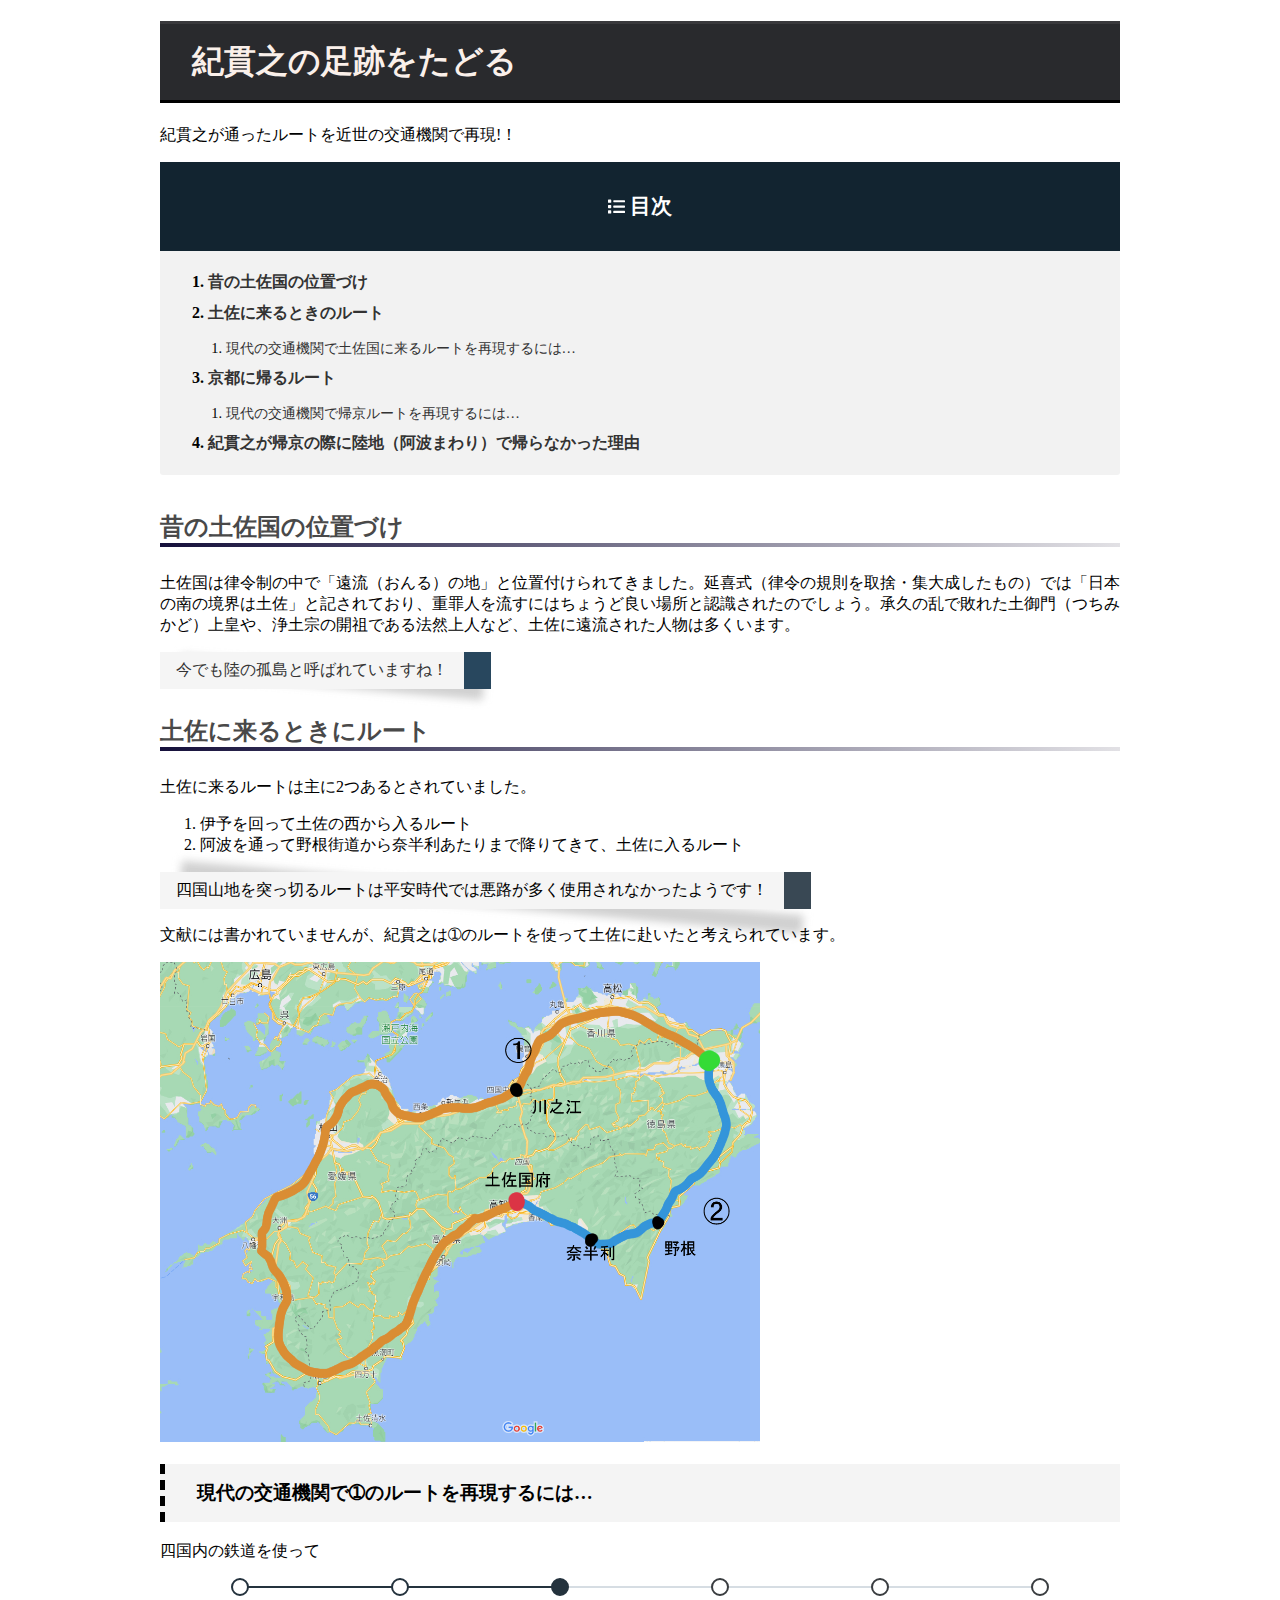
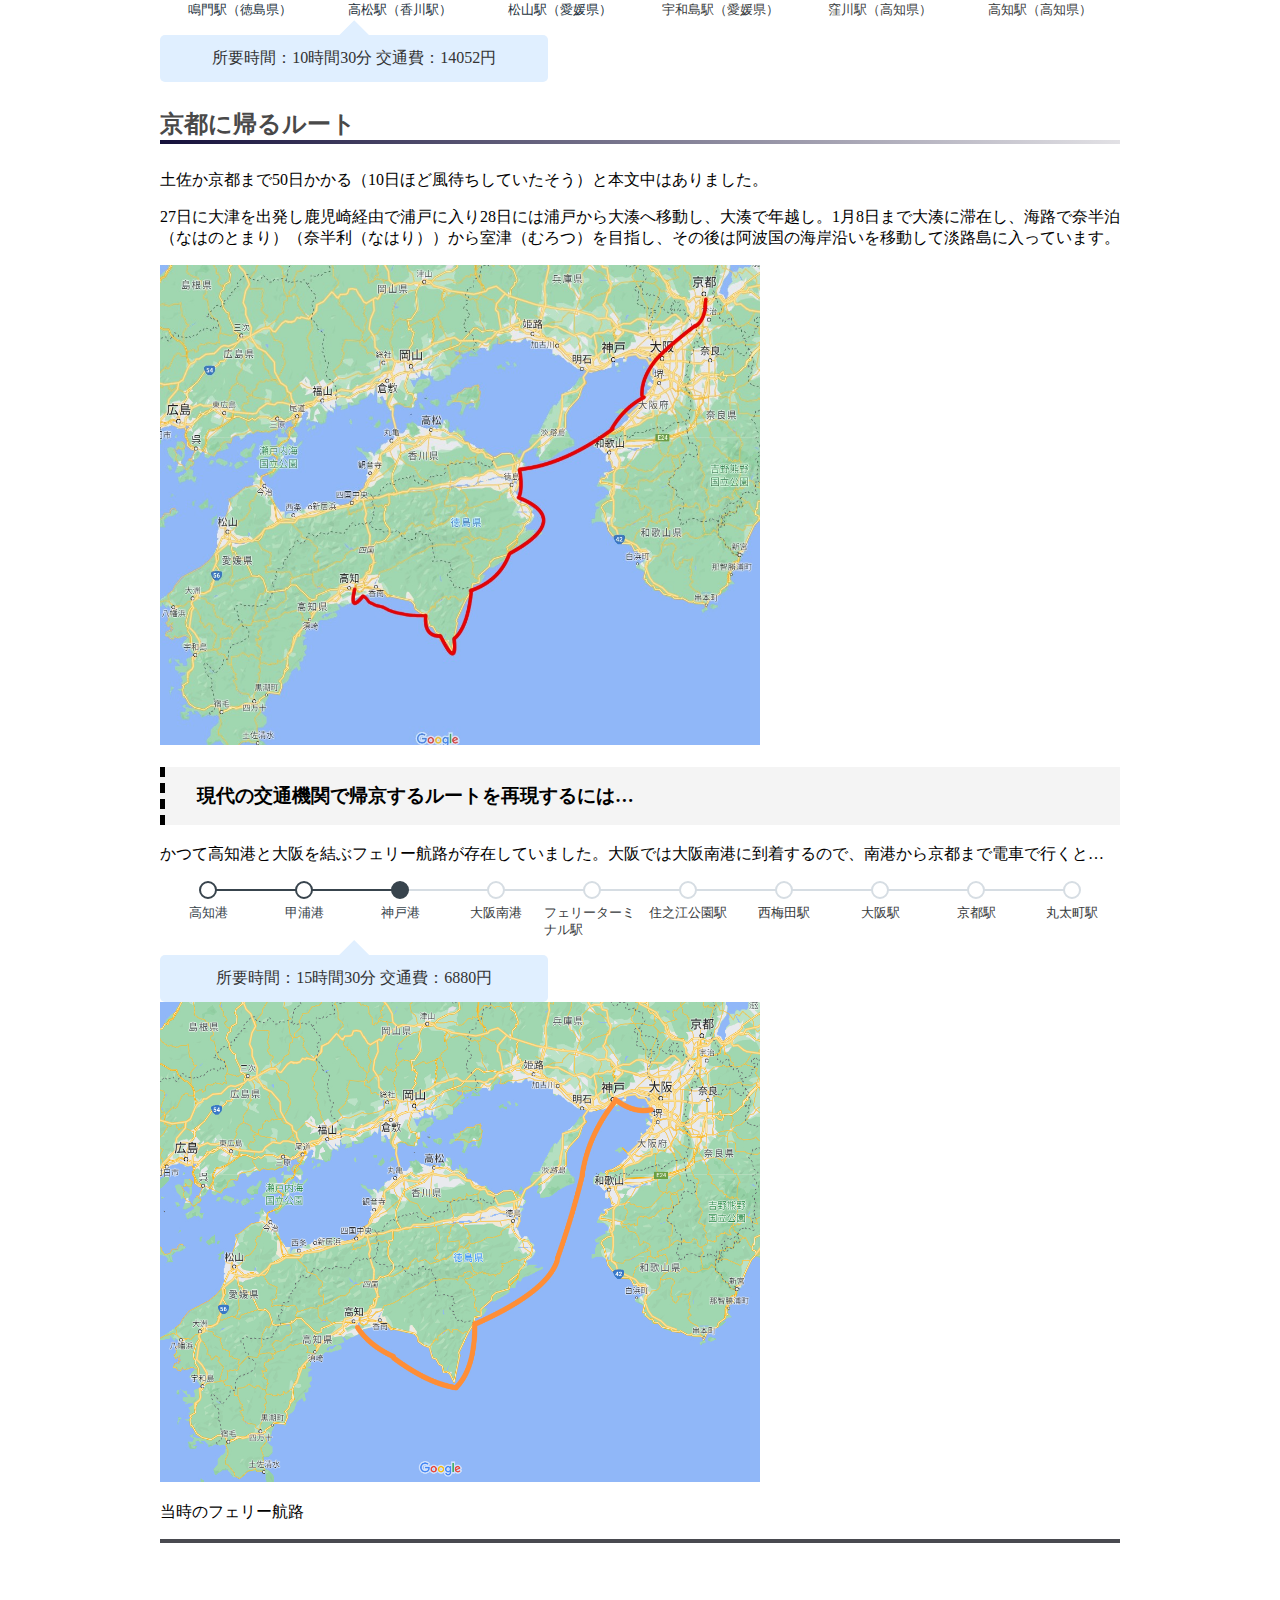
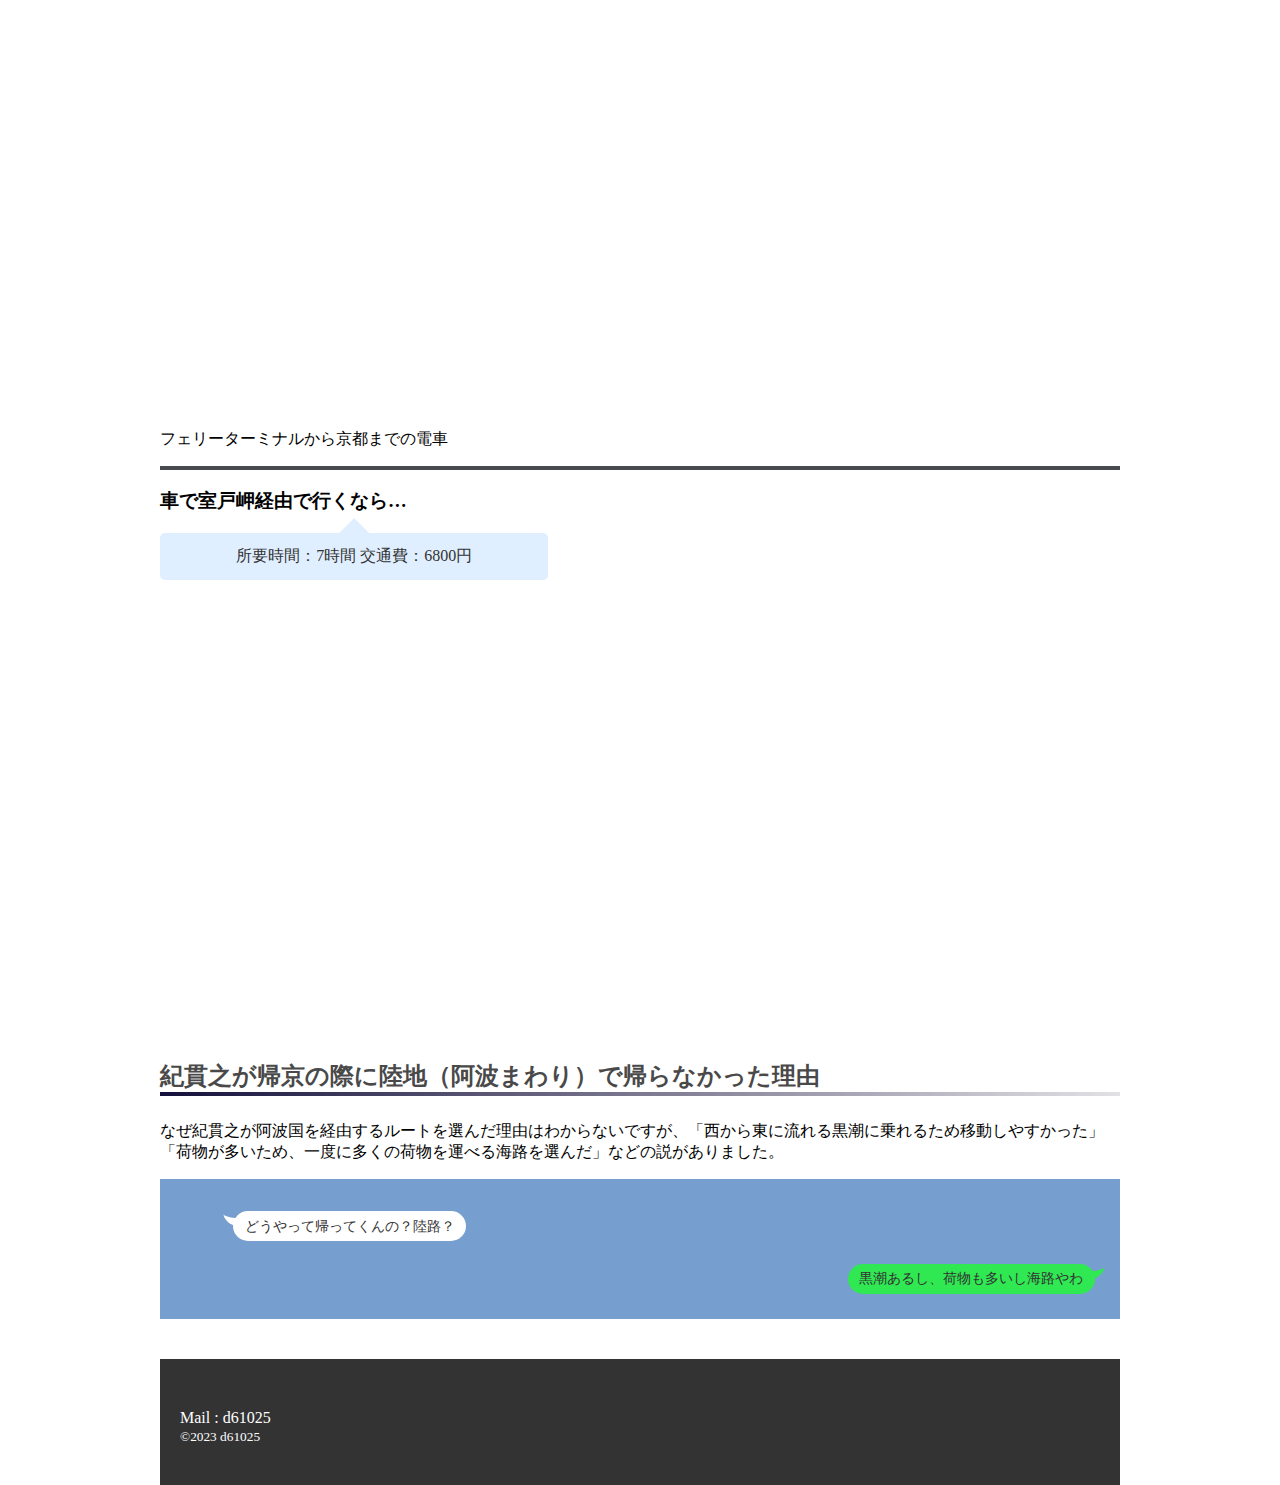
<file: index.html>
<!-- googleドライブでは.htmlファイルは見れないので、ダウンロードして各自でファイルアプリで開いてください。 -->
<!DOCTYPE html>
<html lang="ja">    
    <head>	
        <meta charset="utf-8">
        <title>紀貫之</title>
        <meta name="description" content="紀貫之の足跡をたどる">
        <link rel="stylesheet" href="https://fonts.googleapis.com/css2?family=Material+Symbols+Outlined:opsz,wght,FILL,GRAD@20..48,100..700,0..1,-50..200" />
        <link rel="stylesheet" href="kino.css">
    </head>
    <header>
        <div class="title"><h1>紀貫之の足跡をたどる</h1></div>
    </header>
    <body>
        <p>紀貫之が通ったルートを近世の交通機関で再現!！</p>
        <div class="toc-005">
        <div>
            <h3>目次</h3>
        </div>
            <ol>
                <li><a href="#tosa">昔の土佐国の位置づけ</a></li>
                <li><a href="#come">土佐に来るときのルート</a></li>    
                <ol>
                    <li><a href="#gen_come">現代の交通機関で土佐国に来るルートを再現するには…</a></li>
                </ol>
                <li><a href="#go_home">京都に帰るルート</a></li>
                <ol>
                    <li><a href="#gen_go">現代の交通機関で帰京ルートを再現するには…</a></li>
                </ol>
                <li><a href="#why">紀貫之が帰京の際に陸地（阿波まわり）で帰らなかった理由</a></li>
            </ol>
        </div>
        
        <h2  id="tosa">昔の土佐国の位置づけ</h2>
        <p>土佐国は律令制の中で「遠流（おんる）の地」と位置付けられてきました。延喜式（律令の規則を取捨・集大成したもの）では「日本の南の境界は土佐」と記されており、重罪人を流すにはちょうど良い場所と認識されたのでしょう。承久の乱で敗れた土御門（つちみかど）上皇や、浄土宗の開祖である法然上人など、土佐に遠流された人物は多くいます。</p>
        <div class="fusen-002">今でも陸の孤島と呼ばれていますね！</div>
        <h2  id="come">土佐に来るときにルート</h2>
            <p>土佐に来るルートは主に2つあるとされていました。</p>
            <ol>
                <li>伊予を回って土佐の西から入るルート</li>
                <li>阿波を通って野根街道から奈半利あたりまで降りてきて、土佐に入るルート</li>
            </ol>
            <div class="fusen-sanchi">四国山地を突っ切るルートは平安時代では悪路が多く使用されなかったようです！</div>
            <p>文献には書かれていませんが、紀貫之は➀のルートを使って土佐に赴いたと考えられています。</p>
            <img src="kino_img/shikoku2.jpg" width="600" height="480" alt="紀貫之が土佐国に来たルート">

        <h3 class="gen_come"id="gen_come">現代の交通機関で➀のルートを再現するには…</h3>
            <p>四国内の鉄道を使って</p>

            <ol class="timeline-003">
                <li class="prev">鳴門駅（徳島県）</li>
                <li class="prev">高松駅（香川駅）</li>
                <li class="current">松山駅（愛媛県）</li>
                <li>宇和島駅（愛媛県）</li>
                <li>窪川駅（高知県）</li>
                <li>高知駅（高知県）</li>
            </ol>
            <div class="balloon-002">
                所要時間：10時間30分&nbsp;交通費：14052円
            </div>

        <h2 id="go_home">京都に帰るルート</h2>
            <p>土佐か京都まで50日かかる（10日ほど風待ちしていたそう）と本文中はありました。</p>
            <p>27日に大津を出発し鹿児崎経由で浦戸に入り28日には浦戸から大湊へ移動し、大湊で年越し。1月8日まで大湊に滞在し、海路で奈半泊（なはのとまり）（奈半利（なはり））から室津（むろつ）を目指し、その後は阿波国の海岸沿いを移動して淡路島に入っています。</p>
            <img src="kino_img/kaeru.jpg" width="600" height="480" alt="紀貫之が京に帰るルート">

        <h3 class="gen_go" id="gen_go">現代の交通機関で帰京するルートを再現するには…</h3>
        <p>かつて高知港と大阪を結ぶフェリー航路が存在していました。大阪では大阪南港に到着するので、南港から京都まで電車で行くと…</p>
        <ol class="timeline-train">
            <li class="prev">高知港</li>
            <li class="prev">甲浦港</li>
            <li class="current">神戸港</li>
            <li>大阪南港</li>
            <li>フェリーターミナル駅</li>
            <li>住之江公園駅</li>
            <li>西梅田駅</li>
            <li>大阪駅</li>
            <li>京都駅</li>
            <li>丸太町駅</li>
        </ol>    
            <div class="balloon-train">
                所要時間：15時間30分&nbsp;交通費：6880円
            </div>
                <img src="kino_img/kouro.jpg" width="600" height="480" alt="当時のフェリー航路">
                <p>当時のフェリー航路</p>
                <p class="box"></p>
                <iframe src="https://www.google.com/maps/embed?pb=!1m28!1m12!1m3!1d209639.17028781556!2d135.58752844999998!3d34.81570129999999!2m3!1f0!2f0!3f0!3m2!1i1024!2i768!4f13.1!4m13!3e3!4m5!1s0x6000e81f0d89cf1b%3A0x698a48eeec8d8f88!2z5aSn6Ziq5Y2X5riv!3m2!1d34.619701899999995!2d135.43251329999998!4m5!1s0x600108652e05500d%3A0xbb9ad3d40026f822!2z5Lqs6YO95LuZ5rSeIOW-oeaJgOOAgeOAkjYwMi0wODgxIOS6rOmDveW6nOS6rOmDveW4guS4iuS6rOWMuuS6rOmDveW-oeiLke-8kueVquWcsA!3m2!1d35.0223399!2d135.7651343!5e0!3m2!1sja!2sjp!4v1688539788258!5m2!1sja!2sjp" width="600" height="450" style="border:0;" allowfullscreen="" loading="lazy" referrerpolicy="no-referrer-when-downgrade"></iframe>
                <p>フェリーターミナルから京都までの電車</p>
                <p class="box"></p>
                <h3 classs="small">車で室戸岬経由で行くなら…</h3>
            <div class="balloon-car">
                所要時間：7時間&nbsp;交通費：6800円
            </div>
            <!-- 下のgooglemapのlinkはdivで囲ってdivごと中央寄せする -->
            <iframe src="https://www.google.com/maps/embed?pb=!1m34!1m12!1m3!1d1690561.2905992295!2d134.70832395000005!3d34.14947549999999!2m3!1f0!2f0!3f0!3m2!1i1024!2i768!4f13.1!4m19!3e0!4m5!1s0x3551fd4554e5944f%3A0x5cdce960f0d2c27a!2z6auY55-l55yM5Y2X5Zu95biC5q-U5rGfIOWbveWPuOmkqOi3oSjntIDosqvkuYvpgrjot6Ep!3m2!1d33.603034!2d133.647311!4m5!1s0x354d89595181108f%3A0xeb93c611cf728ebd!2z5a6k5oi45bKs55S644CB44CSNzgxLTcxMDEg6auY55-l55yM5a6k5oi45biC!3m2!1d33.277661699999996!2d134.16728039999998!4m5!1s0x600108652e05500d%3A0xbb9ad3d40026f822!2z5Lqs6YO95LuZ5rSeIOW-oeaJgOOAgeOAkjYwMi0wODgxIOS6rOmDveW6nOS6rOmDveW4guS4iuS6rOWMuuS6rOmDveW-oeiLke-8kueVquWcsA!3m2!1d35.0223399!2d135.7651343!5e0!3m2!1sja!2sjp!4v1688485269228!5m2!1sja!2sjp" width="600" height="450" style="border:0;" allowfullscreen="" loading="lazy" referrerpolicy="no-referrer-when-downgrade"></iframe>
        
        <h2 id="why">紀貫之が帰京の際に陸地（阿波まわり）で帰らなかった理由</h2>
            <p>なぜ紀貫之が阿波国を経由するルートを選んだ理由はわからないですが、「西から東に流れる黒潮に乗れるため移動しやすかった」「荷物が多いため、一度に多くの荷物を運べる海路を選んだ」などの説がありました。</p>
            <div class="balloon-012">
                <div class="balloon-012__section">
                    <img class="balloon-012__img" src="kino_img/ringicon.png" alt="" width="45" height="45"
                        loading="lazy" decoding="async"/>
                    <p class="balloon-012__p left">どうやって帰ってくんの？陸路？</p>
                </div>
                <div class="balloon-012__section">
                    <p class="balloon-012__p right">黒潮あるし、荷物も多いし海路やわ</p>
                </div>
            </div>
    </body>
    <footer id="footer">
        <section class="primary">
            <p class="logo"><a href="#"></p>
            <p class="address">
                Mail : d61025<br>
                <small>&copy;2023&nbsp;d61025
                </small>
            </p>    
        </section>
    </footer>
</html>
</file>
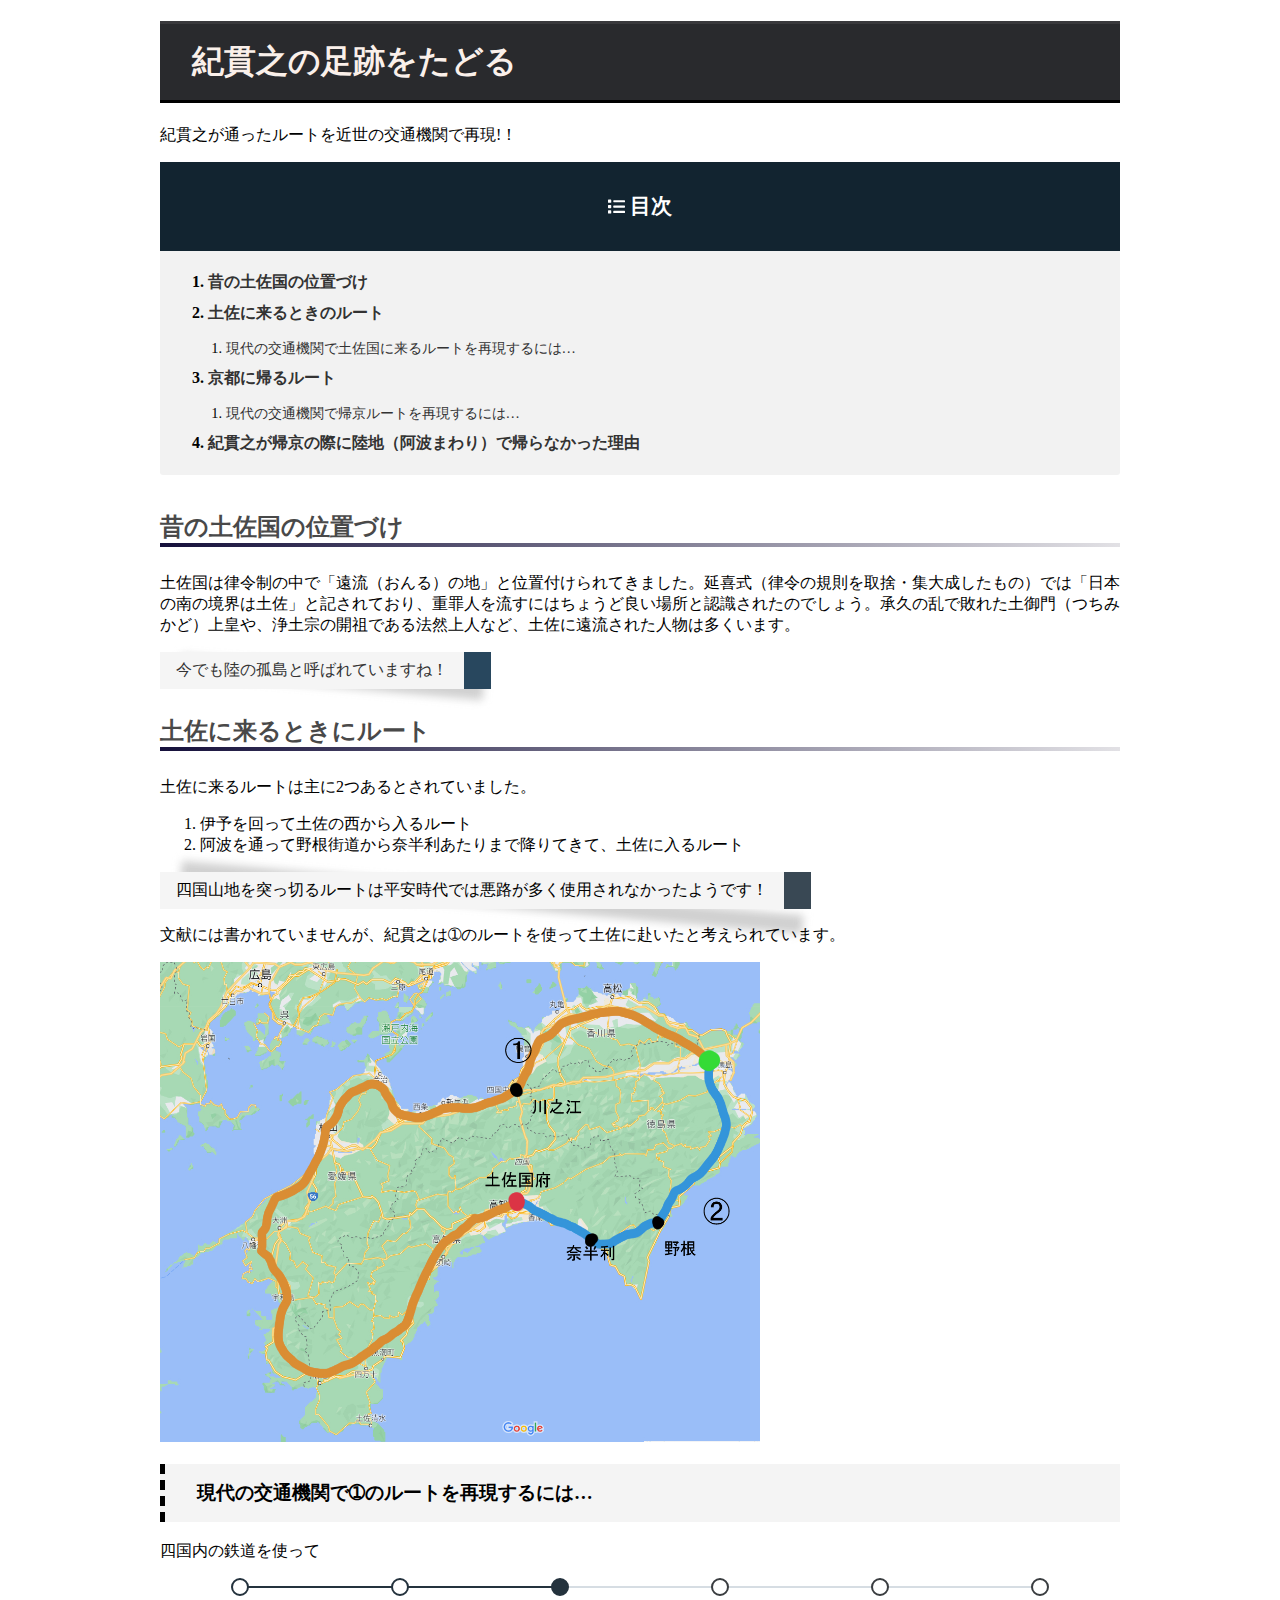
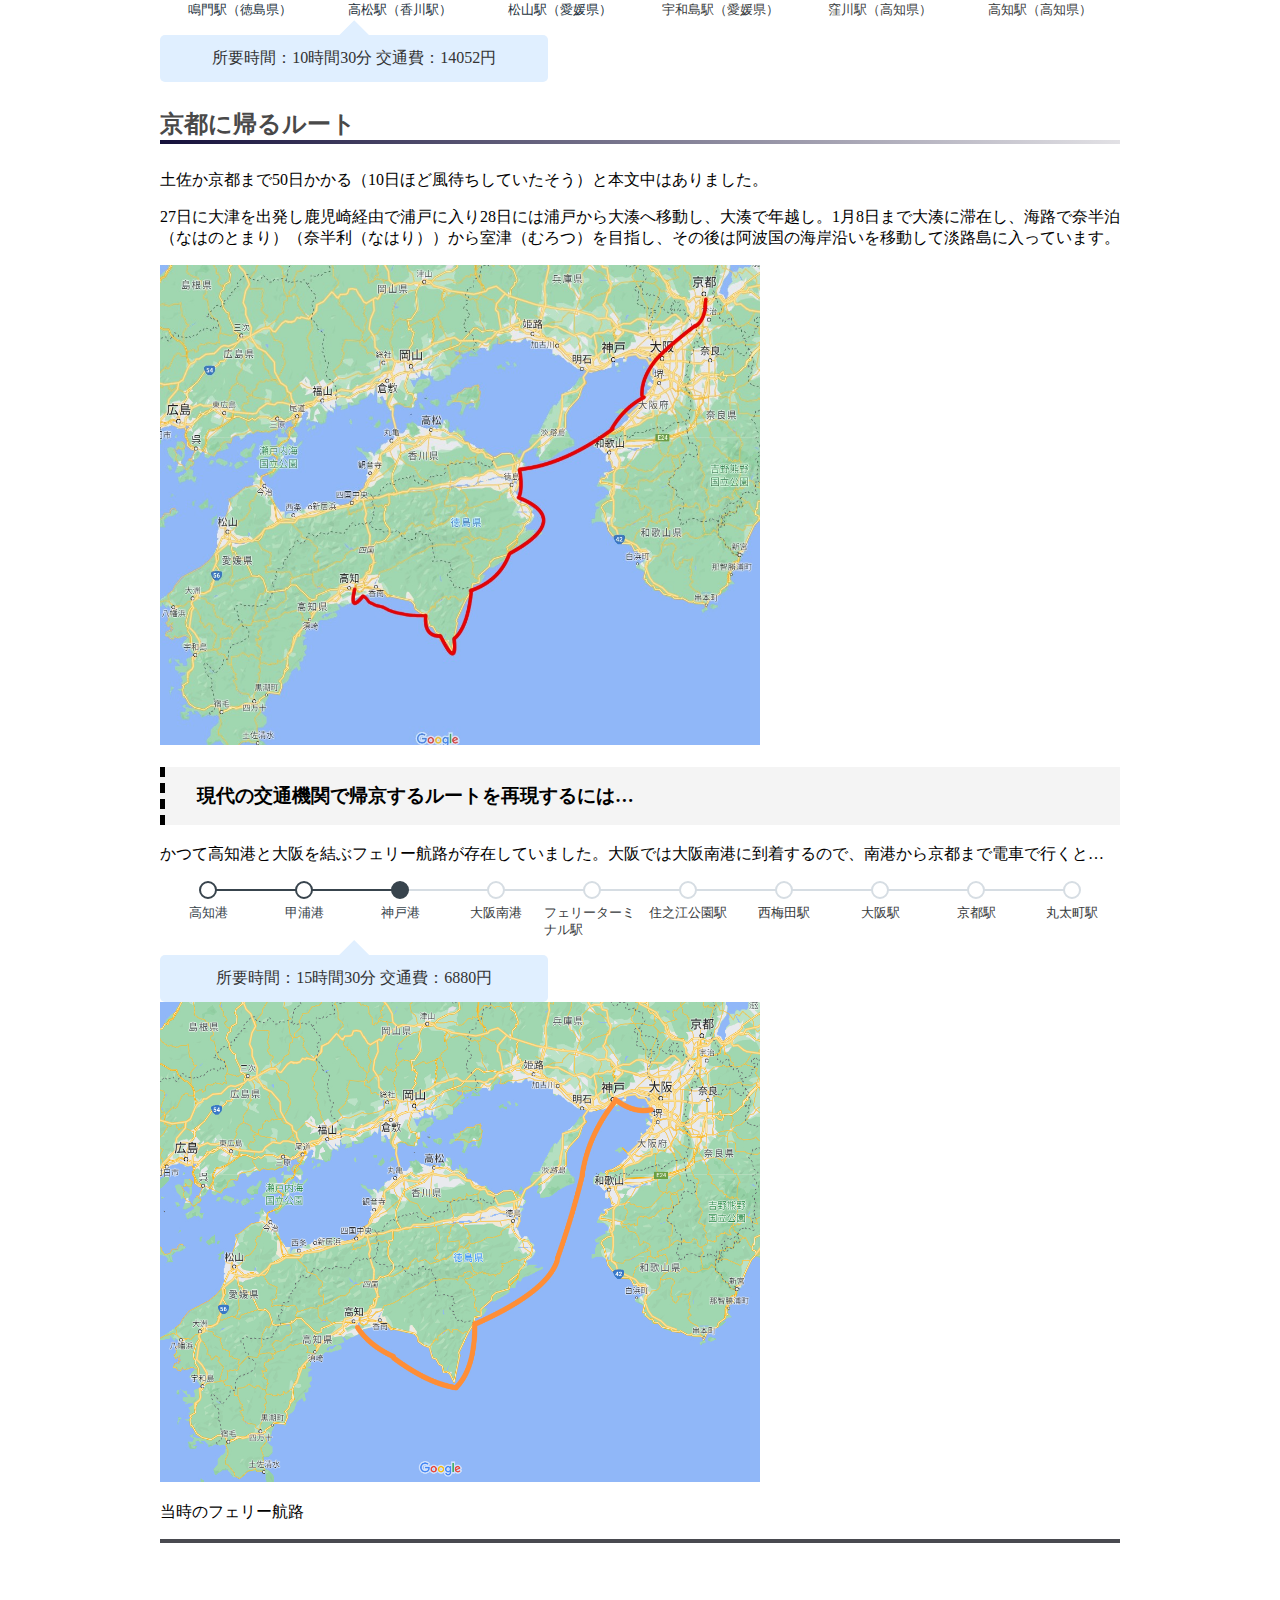
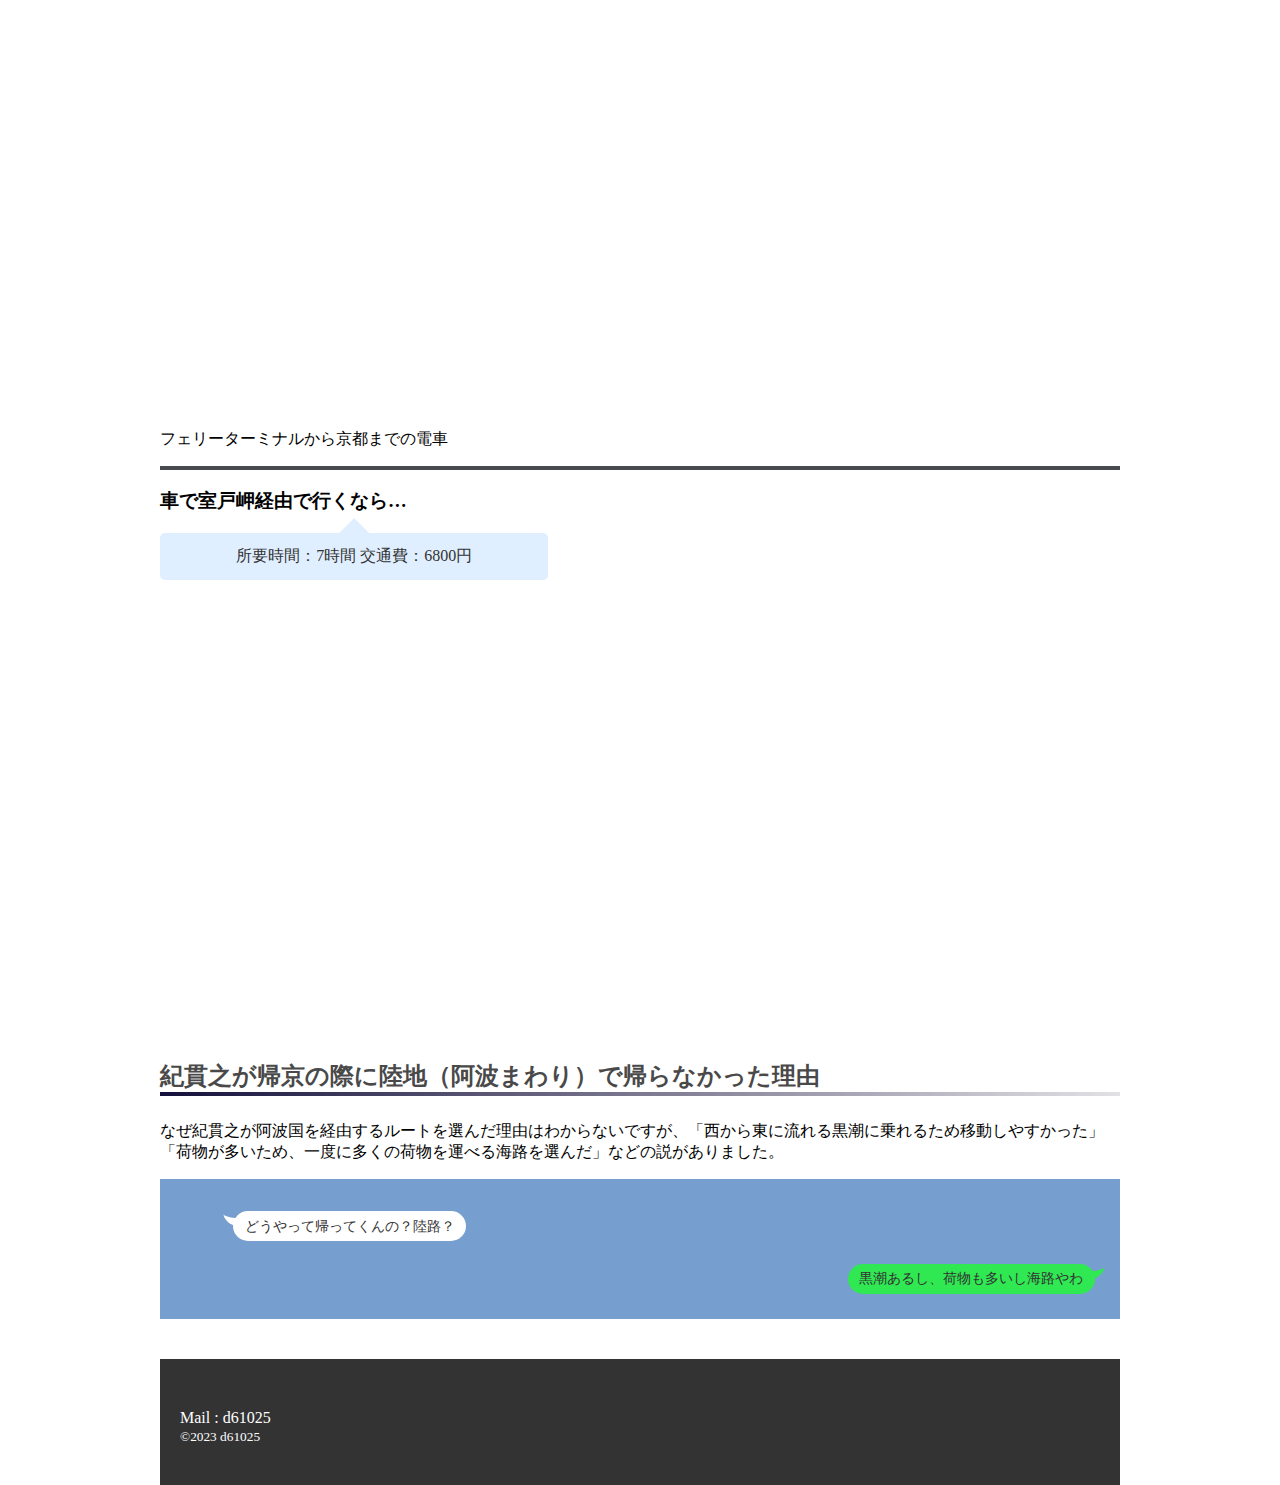
<file: kino.html>
<!-- googleドライブでは.htmlファイルは見れないので、ダウンロードして各自でファイルアプリで開いてください。 -->
<!DOCTYPE html>
<html lang="ja">    
    <head>	
        <meta charset="utf-8">
        <title>紀貫之</title>
        <meta name="description" content="紀貫之の足跡をたどる">
        <link rel="stylesheet" href="https://fonts.googleapis.com/css2?family=Material+Symbols+Outlined:opsz,wght,FILL,GRAD@20..48,100..700,0..1,-50..200" />
        <link rel="stylesheet" href="kino.css">
    </head>
    <header>
        <div class="title"><h1>紀貫之の足跡をたどる</h1></div>
    </header>
    <body>
        <p>紀貫之が通ったルートを近世の交通機関で再現!！</p>
        <div class="toc-005">
        <div>
            <h3>目次</h3>
        </div>
            <ol>
                <li><a href="#tosa">昔の土佐国の位置づけ</a></li>
                <li><a href="#come">土佐に来るときのルート</a></li>    
                <ol>
                    <li><a href="#gen_come">現代の交通機関で土佐国に来るルートを再現するには…</a></li>
                </ol>
                <li><a href="#go_home">京都に帰るルート</a></li>
                <ol>
                    <li><a href="#gen_go">現代の交通機関で帰京ルートを再現するには…</a></li>
                </ol>
                <li><a href="#why">紀貫之が帰京の際に陸地（阿波まわり）で帰らなかった理由</a></li>
            </ol>
        </div>
        
        <h2  id="tosa">昔の土佐国の位置づけ</h2>
        <p>土佐国は律令制の中で「遠流（おんる）の地」と位置付けられてきました。延喜式（律令の規則を取捨・集大成したもの）では「日本の南の境界は土佐」と記されており、重罪人を流すにはちょうど良い場所と認識されたのでしょう。承久の乱で敗れた土御門（つちみかど）上皇や、浄土宗の開祖である法然上人など、土佐に遠流された人物は多くいます。</p>
        <div class="fusen-002">今でも陸の孤島と呼ばれていますね！</div>
        <h2  id="come">土佐に来るときにルート</h2>
            <p>土佐に来るルートは主に2つあるとされていました。</p>
            <ol>
                <li>伊予を回って土佐の西から入るルート</li>
                <li>阿波を通って野根街道から奈半利あたりまで降りてきて、土佐に入るルート</li>
            </ol>
            <div class="fusen-sanchi">四国山地を突っ切るルートは平安時代では悪路が多く使用されなかったようです！</div>
            <p>文献には書かれていませんが、紀貫之は➀のルートを使って土佐に赴いたと考えられています。</p>
            <img src="kino_img/shikoku2.jpg" width="600" height="480" alt="紀貫之が土佐国に来たルート">

        <h3 class="gen_come"id="gen_come">現代の交通機関で➀のルートを再現するには…</h3>
            <p>四国内の鉄道を使って</p>

            <ol class="timeline-003">
                <li class="prev">鳴門駅（徳島県）</li>
                <li class="prev">高松駅（香川駅）</li>
                <li class="current">松山駅（愛媛県）</li>
                <li>宇和島駅（愛媛県）</li>
                <li>窪川駅（高知県）</li>
                <li>高知駅（高知県）</li>
            </ol>
            <div class="balloon-002">
                所要時間：10時間30分&nbsp;交通費：14052円
            </div>

        <h2 id="go_home">京都に帰るルート</h2>
            <p>土佐か京都まで50日かかる（10日ほど風待ちしていたそう）と本文中はありました。</p>
            <p>27日に大津を出発し鹿児崎経由で浦戸に入り28日には浦戸から大湊へ移動し、大湊で年越し。1月8日まで大湊に滞在し、海路で奈半泊（なはのとまり）（奈半利（なはり））から室津（むろつ）を目指し、その後は阿波国の海岸沿いを移動して淡路島に入っています。</p>
            <img src="kino_img/kaeru.jpg" width="600" height="480" alt="紀貫之が京に帰るルート">

        <h3 class="gen_go" id="gen_go">現代の交通機関で帰京するルートを再現するには…</h3>
        <p>かつて高知港と大阪を結ぶフェリー航路が存在していました。大阪では大阪南港に到着するので、南港から京都まで電車で行くと…</p>
        <ol class="timeline-train">
            <li class="prev">高知港</li>
            <li class="prev">甲浦港</li>
            <li class="current">神戸港</li>
            <li>大阪南港</li>
            <li>フェリーターミナル駅</li>
            <li>住之江公園駅</li>
            <li>西梅田駅</li>
            <li>大阪駅</li>
            <li>京都駅</li>
            <li>丸太町駅</li>
        </ol>    
            <div class="balloon-train">
                所要時間：15時間30分&nbsp;交通費：6880円
            </div>
                <img src="kino_img/kouro.jpg" width="600" height="480" alt="当時のフェリー航路">
                <p>当時のフェリー航路</p>
                <p class="box"></p>
                <iframe src="https://www.google.com/maps/embed?pb=!1m28!1m12!1m3!1d209639.17028781556!2d135.58752844999998!3d34.81570129999999!2m3!1f0!2f0!3f0!3m2!1i1024!2i768!4f13.1!4m13!3e3!4m5!1s0x6000e81f0d89cf1b%3A0x698a48eeec8d8f88!2z5aSn6Ziq5Y2X5riv!3m2!1d34.619701899999995!2d135.43251329999998!4m5!1s0x600108652e05500d%3A0xbb9ad3d40026f822!2z5Lqs6YO95LuZ5rSeIOW-oeaJgOOAgeOAkjYwMi0wODgxIOS6rOmDveW6nOS6rOmDveW4guS4iuS6rOWMuuS6rOmDveW-oeiLke-8kueVquWcsA!3m2!1d35.0223399!2d135.7651343!5e0!3m2!1sja!2sjp!4v1688539788258!5m2!1sja!2sjp" width="600" height="450" style="border:0;" allowfullscreen="" loading="lazy" referrerpolicy="no-referrer-when-downgrade"></iframe>
                <p>フェリーターミナルから京都までの電車</p>
                <p class="box"></p>
                <h3 classs="small">車で室戸岬経由で行くなら…</h3>
            <div class="balloon-car">
                所要時間：7時間&nbsp;交通費：6800円
            </div>
            <!-- 下のgooglemapのlinkはdivで囲ってdivごと中央寄せする -->
            <iframe src="https://www.google.com/maps/embed?pb=!1m34!1m12!1m3!1d1690561.2905992295!2d134.70832395000005!3d34.14947549999999!2m3!1f0!2f0!3f0!3m2!1i1024!2i768!4f13.1!4m19!3e0!4m5!1s0x3551fd4554e5944f%3A0x5cdce960f0d2c27a!2z6auY55-l55yM5Y2X5Zu95biC5q-U5rGfIOWbveWPuOmkqOi3oSjntIDosqvkuYvpgrjot6Ep!3m2!1d33.603034!2d133.647311!4m5!1s0x354d89595181108f%3A0xeb93c611cf728ebd!2z5a6k5oi45bKs55S644CB44CSNzgxLTcxMDEg6auY55-l55yM5a6k5oi45biC!3m2!1d33.277661699999996!2d134.16728039999998!4m5!1s0x600108652e05500d%3A0xbb9ad3d40026f822!2z5Lqs6YO95LuZ5rSeIOW-oeaJgOOAgeOAkjYwMi0wODgxIOS6rOmDveW6nOS6rOmDveW4guS4iuS6rOWMuuS6rOmDveW-oeiLke-8kueVquWcsA!3m2!1d35.0223399!2d135.7651343!5e0!3m2!1sja!2sjp!4v1688485269228!5m2!1sja!2sjp" width="600" height="450" style="border:0;" allowfullscreen="" loading="lazy" referrerpolicy="no-referrer-when-downgrade"></iframe>
        
        <h2 id="why">紀貫之が帰京の際に陸地（阿波まわり）で帰らなかった理由</h2>
            <p>なぜ紀貫之が阿波国を経由するルートを選んだ理由はわからないですが、「西から東に流れる黒潮に乗れるため移動しやすかった」「荷物が多いため、一度に多くの荷物を運べる海路を選んだ」などの説がありました。</p>
            <div class="balloon-012">
                <div class="balloon-012__section">
                    <img class="balloon-012__img" src="kino_img/ringicon.png" alt="" width="45" height="45"
                        loading="lazy" decoding="async"/>
                    <p class="balloon-012__p left">どうやって帰ってくんの？陸路？</p>
                </div>
                <div class="balloon-012__section">
                    <p class="balloon-012__p right">黒潮あるし、荷物も多いし海路やわ</p>
                </div>
            </div>
    </body>
    <footer id="footer">
        <section class="primary">
            <p class="logo"><a href="#"></p>
            <p class="address">
                Mail : d61025<br>
                <small>&copy;2023&nbsp;d61025
                </small>
            </p>    
        </section>
    </footer>
</html>
</file>
<file: kino.css>
header{
    background-color: #292a2d;
    width: 960px;
    margin: auto;
    height: 100;
    color: #faf0ea;
}

.title { 
    font-family: "Nico Moji"; 
}


// スマートフォン (portrait and landscape)
@media only screen and (min-device-width : 320px) and (max-device-width : 480px) {
    // Style
}

// スマートフォン (landscape)
@media only screen and (min-width : 321px) {
    // Style
}

// スマートフォン (portrait)
@media only screen and (max-width : 320px) {
    // Style
}

// iPad (portrait and landscape)
@media only screen and (min-device-width : 768px) and (max-device-width : 1024px) {
    // Style
}

// iPad (landscape)
@media only screen and (min-device-width : 768px) and (max-device-width : 1024px) and (orientation : landscape) {
    // Style
}

// iPad (portrait)
@media only screen and (min-device-width : 768px) and (max-device-width : 1024px) and (orientation : portrait) {
    // Style
}

// デスクトップ
@media only screen and (min-width : 1224px) {
    // Style
}

// 大きめのスクリーン
@media only screen and (min-width : 1824px) {
    // Style
}

h1 {
    padding: 1rem 2rem;
    border-top: 3px solid #39393c;
    border-bottom: 3px solid #000;
}

body{
    width: 960px;
    margin: auto;
}

h2 {
    color: #494949;
    position: relative;
    padding: 0.25em 0;
}
    
h2:after {
        content: "";
        display: block;
        height: 4px;
        background: -webkit-linear-gradient(to right, #15103b,#e2e1e5);
        background: linear-gradient(to right,  #15103b,#e2e1e5);
}

.small {
    padding: 1rem 2rem;
    border-left: 5px dashed #000;
    background: #f4f4f4;
}

.gen_come {
    padding: 1rem 2rem;
    border-left: 5px dashed #000;
    background: #f4f4f4;
}

.gen_go{
    padding: 1rem 2rem;
    border-left: 5px dashed #000;
    background: #f4f4f4;
}

p.box {
    border-bottom: 4px solid rgb(73, 74, 80);
}


.fusen-sanchi {
    display: inline-block;
    position: relative;
    padding: .5em 1em;
    border-right: 27px solid #394854;
    background-color: #f5f5f5;
    color: #000000;
}

.fusen-sanchi::before {
    position: absolute;
    bottom: 2px;
    right: -20px;
    z-index: -1;
    transform: rotate(5deg);
    width: 100%;
    height: 50%;
    background-color: #d0d0d0;
    content: "";
    filter: blur(4px);
}

a,a:visited{
    color: #565864;/*カラーコードは任意*/
}

a{
    color: #383838;
}

a:hover{
    color: #303031;
}

.toc-005 {
    margin-bottom: 30px;
    border-radius: 3px;
    background-color: #f2f2f2;
}

.fusen-002 {
    display: inline-block;
    position: relative;
    padding: .5em 1em;
    border-right: 27px solid #28475e;
    background-color: #f5f5f5;
    color: #333333;
}

.fusen-002::before {
    position: absolute;
    bottom: 2px;
    right: -20px;
    z-index: -1;
    transform: rotate(5deg);
    width: 100%;
    height: 50%;
    background-color: #d0d0d0;
    content: "";
    filter: blur(4px);
}

.timeline-003 {
    display: flex;
    justify-content: center;
    list-style-type: none;
    padding: 0;
}

.timeline-003 li {
    display: flex;
    flex: 1 1;
    flex-direction: column;
    align-items: center;
    position: relative;
    z-index: 1;
    color: #3a3d40;
    font-size: .8em;
}

.timeline-003 li.prev,
.timeline-003 li.current {
    color: #24323d;
}

.timeline-003 li::before {
    display: inline-block;
    width: 14px;
    height: 14px;
    margin-bottom: 6px;
    content: '';
    border: 2px solid #3a3d40;
    border-radius: 50%;
    background-color: #fff;
}

.timeline-003 li.prev::before,
.timeline-003 li.current::before {
    border-color: #24323d;
}

.timeline-003 li:not(:last-child)::after {
    position: absolute;
    top: 8px;
    left: 50%;
    z-index: -1;
    width: 100%;
    height: 2px;
    background-color: #d6dde3;
    content: '';
}

.timeline-003 li.current::before,
.timeline-003 li.prev::after {
    background-color: #24323d;
}

.balloon-002 {
    display: flex;
    justify-content: center;
    position: relative;
    max-width: 350px;
    margin-top: 15px;
    padding: .8em 1.2em;
    border-radius: 5px;
    background-color: #e0efff;
    color: #333333;
}

.balloon-002::before {
    position: absolute;
    top: -15px;
    width: 30px;
    height: 15px;
    background-color: #e0efff;
    clip-path: polygon(50% 0, 0 100%, 100% 100%);
    content: '';
}

.toc-005 div {
    display: flex;
    justify-content: center;
    align-items: center;
    margin: 0;
    padding: 10px 0;
    background-color: #122430;
    color: #fff;
    font-weight: 600;
    font-size: 1.1em;
}

.toc-005 div::before {
    display: inline-block;
    width: 1em;
    height: 1em;
    margin-right: 5px;
    background-image: url('data:image/svg+xml;charset=utf8,%3Csvg%20xmlns%3D%22http%3A%2F%2Fwww.w3.org%2F2000%2Fsvg%22%20viewBox%3D%220%200%2024%2024%22%20fill%3D%22%23fff%22%3E%3Cpath%20d%3D%22M3.8%2017.2h-3c-.5%200-.8.4-.8.8v3c0%20.4.3.8.8.8h3c.4%200%20.8-.3.8-.8v-3c-.1-.4-.4-.8-.8-.8zm0-15h-3c-.5%200-.8.4-.8.8v3c0%20.4.3.8.8.8h3c.4%200%20.8-.3.8-.8V3c-.1-.4-.4-.8-.8-.8zm0%207.6h-3c-.5%200-.8.3-.8.7v3c0%20.4.3.8.8.8h3c.4%200%20.8-.3.8-.8v-3c-.1-.4-.4-.7-.8-.7zM23.2%2018h-15c-.4%200-.8.3-.8.8v1.5c0%20.4.3.8.8.8h15c.4%200%20.8-.3.8-.8v-1.5c0-.5-.3-.8-.8-.8zm0-15h-15c-.4%200-.7.3-.7.8v1.5c0%20.4.3.7.7.7h15c.5%200%20.8-.3.8-.8V3.8c0-.5-.3-.8-.8-.8zm0%207.5h-15c-.4%200-.8.3-.8.8v1.5c0%20.4.3.8.8.8h15c.4%200%20.8-.3.8-.8v-1.5c0-.5-.3-.8-.8-.8z%22%2F%3E%3C%2Fsvg%3E');
    content: '';
}

.toc-005 ol {
    list-style-type: decimal;
    margin: 0;
    overflow: hidden;
}

.toc-005 > ol {
    padding: 1em 1em 1em 3em;
}

.toc-005 ol ol {
    margin-top: 5px;
    padding-left: 1.1em;
}

.toc-005 li {
    padding: 5px 0;
    font-weight: 600;
}

.toc-005 ol ol li {
    font-weight: 500;
    font-size: .9em;
}

.toc-005 a {
    color: #333;
    text-decoration: none;
}

.balloon-012 {
    display: grid;
    gap: 1em 0;
    padding: 25px 15px;
    background-color: #769ece;
}

.balloon-012__section {
    display: flex;
    align-items: center;
    gap: 0 15px;
}

.balloon-012__img {
    width: 2.7em;
    height: 2.7em;
    border-radius: 50%;
}

.balloon-012__p {
    display: inline-block;
    position: relative;
    max-width: 80%;
    margin: 0;
    padding: .4em .8em;
    border-radius: 20px;
    color: #333;
    font-size: .9em;
}

.balloon-012__p.left {
    background-color: #fff;
}

.balloon-012__p.right {
    background-color: #30e852;
    margin: 0 10px 0 auto;
}

.balloon-012__p::before {
    position: absolute;
    top: -15px;
    width: 20px;
    height: 30px;
    content: '';
}

.balloon-012__p.left::before {
    left: -10px;
    border-radius: 0 0 0 15px;
    box-shadow: -3px -15px 0 -7px white inset;
}

.balloon-012__p.right::before {
    right: -10px;
    border-radius: 0 0 15px 0;
    box-shadow: 3px -15px 0 -7px #30e852 inset;
}

.balloon-train {
    display: flex;
    justify-content: center;
    position: relative;
    max-width: 350px;
    margin-top: 15px;
    padding: .8em 1.2em;
    border-radius: 5px;
    background-color: #e0efff;
    color: #333333;
}

.balloon-train::before {
    position: absolute;
    top: -15px;
    width: 30px;
    height: 15px;
    background-color: #e0efff;
    clip-path: polygon(50% 0, 0 100%, 100% 100%);
    content: '';
}

.timeline-train {
    display: flex;
    justify-content: center;
    list-style-type: none;
    padding: 0;
}

.timeline-train li {
    display: flex;
    flex: 1 1;
    flex-direction: column;
    align-items: center;
    position: relative;
    z-index: 1;
    color: #373a3c;
    font-size: .8em;
}

.timeline-train li.prev,
.timeline-train li.current {
    color: #38444d;
}

.timeline-train li::before {
    display: inline-block;
    width: 14px;
    height: 14px;
    margin-bottom: 6px;
    content: '';
    border: 2px solid #d6dde3;
    border-radius: 50%;
    background-color: #fff;
}

.timeline-train li.prev::before,
.timeline-train  li.current::before {
    border-color: #38444d;
}

.timeline-train  li:not(:last-child)::after {
    position: absolute;
    top: 8px;
    left: 50%;
    z-index: -1;
    width: 100%;
    height: 2px;
    background-color: #d6dde3;
    content: '';
}

.timeline-train  li.current::before,
.timeline-train  li.prev::after {
    background-color: #38444d;
}

.balloon-car {
    display: flex;
    justify-content: center;
    position: relative;
    max-width: 350px;
    margin-top: 15px;
    padding: .8em 1.2em;
    border-radius: 5px;
    background-color: #e0efff;
    color: #333333;
}

.balloon-car::before {
    position: absolute;
    top: -15px;
    width: 30px;
    height: 15px;
    background-color: #e0efff;
    clip-path: polygon(50% 0, 0 100%, 100% 100%);
    content: '';
}

#footer {
    position: relative;
    margin-top: 40px;
    color: #fff;
}
#footer a {
    text-decoration: none;
    color: #fff;
}
#footer a:hover {
    text-decoration: underline;
}
#footer .primary {
    padding: 40px 20px;
    background: #333;
}
#footer .secondary {
    display: flex;
    padding: 40px 20px;
    background: #222;
}

@media screen and (max-width: 767px) {
    #footer .primary {
padding: 20px 20px;
background: #333;
    }
    #footer .secondary {
    display: block;
    padding: 20px 20px;
    }
}


#footer .logo {
    position: relative;
    padding: 0;
    margin: 0;
    width: 100%;
    font-size: 26px;
    font-weight: bold;
}
@media screen and (max-width: 767px) {
    #footer .logo {
    font-size: 16px;
    }
}

  /* address */
.address {
    margin: 10px 0 0;
    padding: 0;
}

@media screen and (max-width: 767px) {
    .address {
    font-size: 12px;
    }
}
</file>
